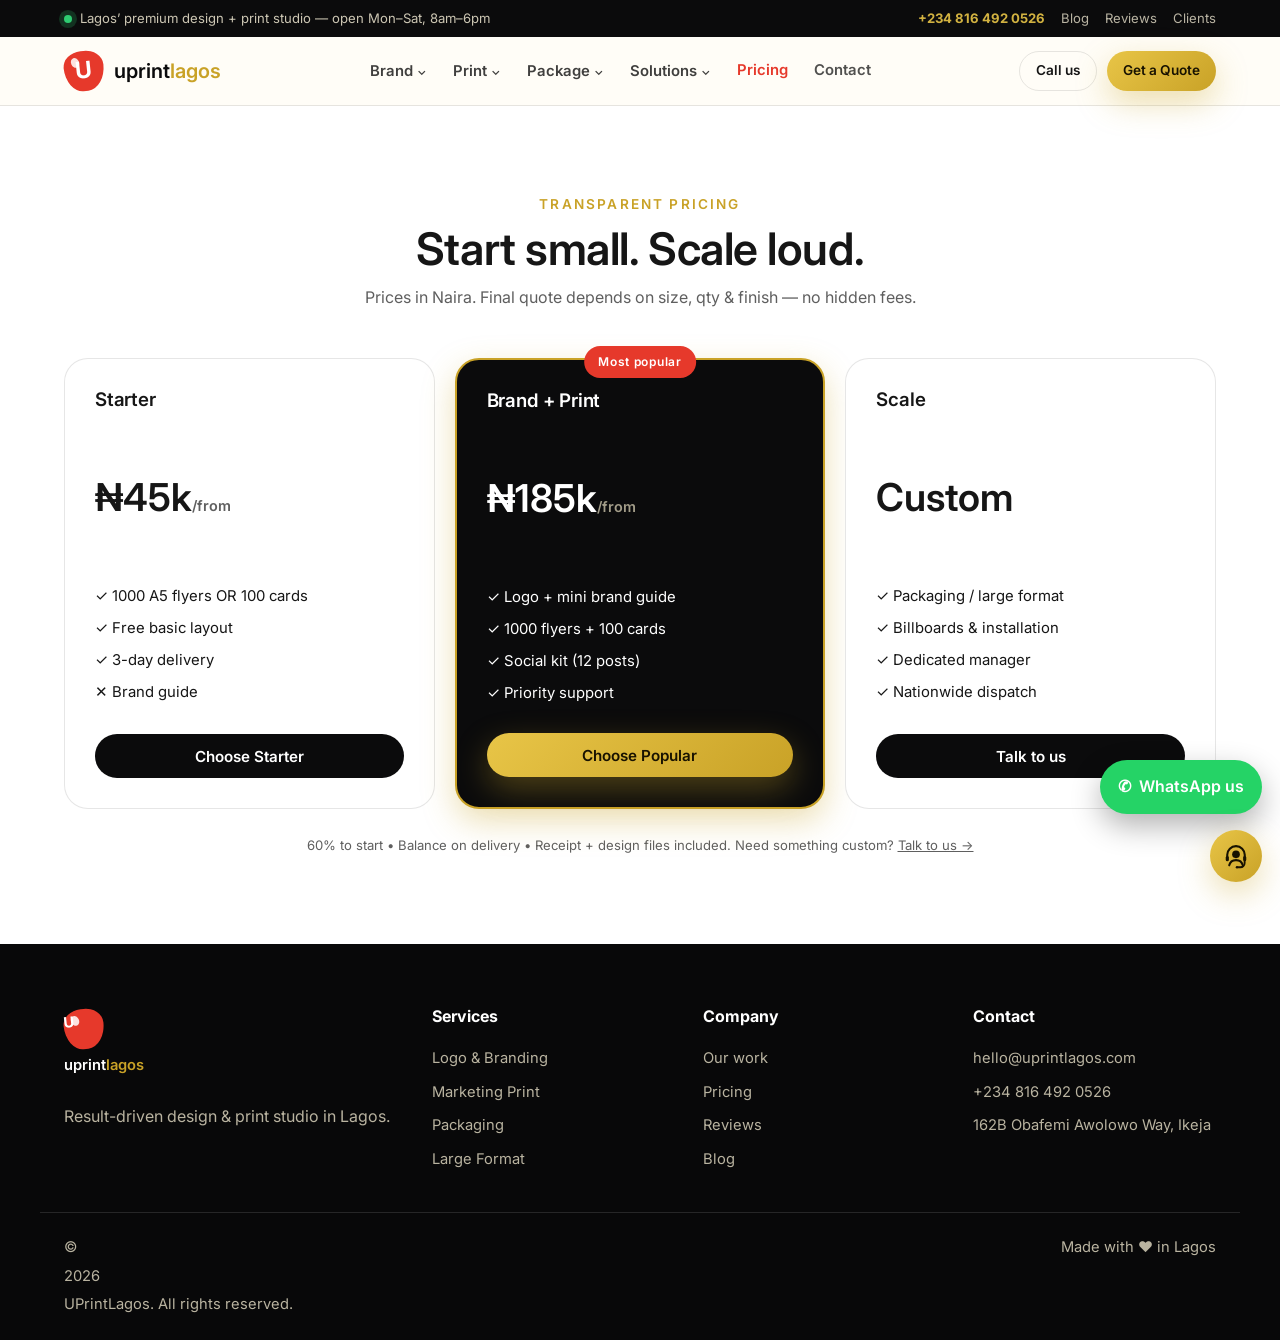
<file: uprintlagos/pricing.html>
<!DOCTYPE html>
<html lang="en-NG">
<head>
<meta charset="UTF-8" />
<meta name="viewport" content="width=device-width, initial-scale=1, viewport-fit=cover" />
<title>Pricing — UPrintLagos | Design & Print in Lagos</title>
<meta name="description" content="Transparent UPrintLagos pricing in Naira. Starter, Brand + Print and Scale packages. No hidden fees." />
<link rel="canonical" href="https://uprintlagos.com/pricing.html" />
<meta name="theme-color" content="#0B0B0C" />
<link rel="icon" href="data:image/svg+xml,%3Csvg xmlns='http://www.w3.org/2000/svg' viewBox='0 0 64 64'%3E%3Crect width='64' height='64' rx='14' fill='%23000'/%3E%3Cpath d='M32 7C46 7 57 17 57 33 57 49 45 57 32 57 19 57 7 49 7 33 7 17 18 7 32 7Z' fill='%23E6392B'/%3E%3Ctext x='32' y='45' font-family='Arial,Helvetica,sans-serif' font-size='34' font-weight='700' text-anchor='middle' fill='%23fff'%3EU%3C/text%3E%3C/svg%3E" />
<link rel="preconnect" href="https://fonts.googleapis.com" />
<link rel="preconnect" href="https://fonts.gstatic.com" crossorigin />
<link href="https://fonts.googleapis.com/css2?family=Inter:wght@400;500;600;700&display=swap" rel="stylesheet" />
<link rel="stylesheet" href="css/style.css" />
</head>
<body>
<a class="skip-link" href="#main">Skip to content</a>

<div class="topbar">
  <div class="container topbar__inner">
    <p class="topbar__msg"><span class="dot"></span> Lagos’ premium design + print studio — open Mon–Sat, 8am–6pm</p>
    <div class="topbar__links">
      <a href="tel:+2348164920526">+234 816 492 0526</a>
      <a href="index.html#blog">Blog</a>
      <a href="index.html#testimonials">Reviews</a>
      <a href="index.html#works">Clients</a>
    </div>
  </div>
</div>

<header class="header" id="header">
  <div class="container header__inner">
    <a href="index.html" class="brand" aria-label="UPrintLagos home">
      <span class="brand__mark">U</span>
      <span class="brand__text">uprint<em>lagos</em></span>
    </a>
    <nav class="nav" id="nav" aria-label="Primary">
      <div class="nav__item">
        <button class="nav__link nav__parent" aria-expanded="false" aria-haspopup="true">Brand <span class="caret">⌄</span></button>
        <div class="drop" role="menu">
          <a href="index.html#services" role="menuitem">Logo &amp; Identity</a>
          <a href="index.html#services" role="menuitem">Corporate Branding</a>
          <a href="index.html#services" role="menuitem">Print Logo Design</a>
          <a href="index.html#services" role="menuitem">Promotional Gifts</a>
        </div>
      </div>
      <div class="nav__item">
        <button class="nav__link nav__parent" aria-expanded="false" aria-haspopup="true">Print <span class="caret">⌄</span></button>
        <div class="drop" role="menu">
          <a href="index.html#services" role="menuitem">Flyers &amp; Cards</a>
          <a href="index.html#services" role="menuitem">Frames &amp; Wall Arts</a>
          <a href="index.html#services" role="menuitem">Large Format</a>
          <a href="index.html#services" role="menuitem">Smart Gadgets</a>
        </div>
      </div>
      <div class="nav__item">
        <button class="nav__link nav__parent" aria-expanded="false" aria-haspopup="true">Package <span class="caret">⌄</span></button>
        <div class="drop" role="menu">
          <a href="index.html#services" role="menuitem">Pouches</a>
          <a href="index.html#services" role="menuitem">Boxes</a>
          <a href="index.html#services" role="menuitem">Labels &amp; Stickers</a>
        </div>
      </div>
      <div class="nav__item">
        <button class="nav__link nav__parent" aria-expanded="false" aria-haspopup="true">Solutions <span class="caret">⌄</span></button>
        <div class="drop" role="menu">
          <a href="index.html#services" role="menuitem">Express 48-hr</a>
          <a href="index.html#services" role="menuitem">Website Design</a>
          <a href="index.html#services" role="menuitem">Marketing Solutions</a>
        </div>
      </div>
      <a href="pricing.html" class="nav__link is-active" aria-current="page">Pricing</a>
      <a href="index.html#contact" class="nav__link">Contact</a>
    </nav>
    <div class="header__actions">
      <a href="tel:+2348164920526" class="btn btn--ghost btn--sm hide-mobile">Call us</a>
      <button class="btn btn--gold btn--sm" data-open-quote>Get a Quote</button>
      <button class="hamburger" id="hamburger" aria-label="Open menu" aria-expanded="false" aria-controls="nav">
        <span></span><span></span><span></span>
      </button>
    </div>
  </div>
  <div class="mobile-menu" id="mobileMenu">
    <a href="index.html#services">Brand</a><a href="index.html#services">Print</a><a href="index.html#services">Package</a><a href="index.html#services">Solutions</a><a href="pricing.html">Pricing</a><a href="index.html#contact">Contact</a>
    <button class="btn btn--gold" data-open-quote>Get a Quote</button>
  </div>
</header>

<main id="main">
<section class="section" id="pricing">
  <div class="container">
    <div class="section-head reveal in"><span class="kicker">Transparent pricing</span><h2>Start small. Scale loud.</h2><p>Prices in Naira. Final quote depends on size, qty &amp; finish — no hidden fees.</p></div>
    <div class="grid-3">
      <article class="price reveal in"><h3>Starter</h3><p class="price__amount">₦45k<span>/from</span></p><ul><li>✓ 1000 A5 flyers OR 100 cards</li><li>✓ Free basic layout</li><li>✓ 3-day delivery</li><li>✕ Brand guide</li></ul><button class="btn btn--dark" data-open-quote data-plan="Starter">Choose Starter</button></article>
      <article class="price price--featured reveal in"><span class="price__tag">Most popular</span><h3>Brand + Print</h3><p class="price__amount">₦185k<span>/from</span></p><ul><li>✓ Logo + mini brand guide</li><li>✓ 1000 flyers + 100 cards</li><li>✓ Social kit (12 posts)</li><li>✓ Priority support</li></ul><button class="btn btn--gold" data-open-quote data-plan="Brand + Print">Choose Popular</button></article>
      <article class="price reveal in"><h3>Scale</h3><p class="price__amount">Custom</p><ul><li>✓ Packaging / large format</li><li>✓ Billboards &amp; installation</li><li>✓ Dedicated manager</li><li>✓ Nationwide dispatch</li></ul><button class="btn btn--dark" data-open-quote data-plan="Scale">Talk to us</button></article>
    </div>
    <p class="form-note" style="text-align:center;margin-top:26px">60% to start • Balance on delivery • Receipt + design files included. Need something custom? <a href="index.html#contact">Talk to us →</a></p>
  </div>
</section>
</main>

<footer class="footer">
  <div class="container footer__grid">
    <div><a href="index.html" class="brand brand--footer"><span class="brand__mark">U</span><span class="brand__text">uprint<em>lagos</em></span></a><p>Result-driven design &amp; print studio in Lagos.</p></div>
    <div><h4>Services</h4><a href="index.html#services">Logo &amp; Branding</a><a href="index.html#services">Marketing Print</a><a href="index.html#services">Packaging</a><a href="index.html#services">Large Format</a></div>
    <div><h4>Company</h4><a href="index.html#works">Our work</a><a href="pricing.html">Pricing</a><a href="index.html#testimonials">Reviews</a><a href="index.html#blog">Blog</a></div>
    <div><h4>Contact</h4><a href="mailto:hello@uprintlagos.com">hello@uprintlagos.com</a><a href="tel:+2348164920526">+234 816 492 0526</a><span>162B Obafemi Awolowo Way, Ikeja</span></div>
  </div>
  <div class="container footer__bar"><span>© <span id="year">2026</span> UPrintLagos. All rights reserved.</span><span>Made with ♥ in Lagos</span></div>
</footer>

<div class="modal" id="quoteModal" aria-hidden="true" role="dialog" aria-modal="true" aria-labelledby="qmTitle">
  <div class="modal__card">
    <button class="modal__close" id="qmClose" aria-label="Close">✕</button>
    <span class="kicker">Express quote — 60 seconds</span>
    <h3 id="qmTitle">What do you need?</h3>
    <div class="qm-steps"><span class="qm-step is-active" data-s="1"></span><span class="qm-step" data-s="2"></span><span class="qm-step" data-s="3"></span></div>
    <div class="qm-pane is-active" data-pane="1">
      <div class="qm-opts">
        <button data-val="Logo & Branding">◈<span>Branding</span></button>
        <button data-val="Marketing Print">▣<span>Flyers/Cards</span></button>
        <button data-val="Packaging">⬣<span>Packaging</span></button>
        <button data-val="Large Format">⬔<span>Banner</span></button>
      </div>
    </div>
    <div class="qm-pane" data-pane="2">
      <div class="qm-opts">
        <button data-val="48hrs express">⚡<span>48hrs</span></button>
        <button data-val="3-5 days standard">◷<span>3–5 days</span></button>
        <button data-val="Flexible">◉<span>Flexible</span></button>
      </div>
    </div>
    <div class="qm-pane" data-pane="3">
      <input id="qmPhone" inputmode="tel" placeholder="Your WhatsApp number (0803…)" aria-label="WhatsApp number" />
      <button class="btn btn--gold btn--lg" id="qmDone">Get price on WhatsApp →</button>
      <p class="form-note" id="qmSummary"></p>
    </div>
    <div class="qm-nav"><button class="btn btn--ghost btn--sm" id="qmBack">← Back</button><button class="btn btn--dark btn--sm" id="qmNext">Continue →</button></div>
  </div>
</div>

<!-- AI autoresponder -->
<button class="chat-fab" id="chatFab" aria-label="Chat with UPrint AI"><svg viewBox="0 0 24 24" fill="none" aria-hidden="true"><path d="M4.5 13V11a7.5 7.5 0 0 1 15 0v2" stroke="currentColor" stroke-width="1.8" stroke-linecap="round"/><rect x="3.2" y="12" width="2.7" height="4.6" rx="1.35" fill="currentColor"/><rect x="18.1" y="12" width="2.7" height="4.6" rx="1.35" fill="currentColor"/><circle cx="12" cy="10.6" r="3.3" fill="currentColor"/><path d="M6.2 20c.7-3 2.9-4.5 5.8-4.5s5.1 1.5 5.8 4.5" stroke="currentColor" stroke-width="1.8" stroke-linecap="round"/><path d="M19.4 16.6V18a3.6 3.6 0 0 1-3.6 3.6H14" stroke="currentColor" stroke-width="1.6" stroke-linecap="round"/><circle cx="12.9" cy="21.6" r="1.1" fill="currentColor"/></svg></button>
<div class="chat" id="chat" aria-hidden="true" role="dialog" aria-label="UPrint AI assistant">
  <div class="chat__head"><span class="chat__avatar"><svg viewBox="0 0 24 24" fill="none" aria-hidden="true"><path d="M4.5 13V11a7.5 7.5 0 0 1 15 0v2" stroke="currentColor" stroke-width="1.8" stroke-linecap="round"/><rect x="3.2" y="12" width="2.7" height="4.6" rx="1.35" fill="currentColor"/><rect x="18.1" y="12" width="2.7" height="4.6" rx="1.35" fill="currentColor"/><circle cx="12" cy="10.6" r="3.3" fill="currentColor"/><path d="M6.2 20c.7-3 2.9-4.5 5.8-4.5s5.1 1.5 5.8 4.5" stroke="currentColor" stroke-width="1.8" stroke-linecap="round"/><path d="M19.4 16.6V18a3.6 3.6 0 0 1-3.6 3.6H14" stroke="currentColor" stroke-width="1.6" stroke-linecap="round"/><circle cx="12.9" cy="21.6" r="1.1" fill="currentColor"/></svg></span><div class="chat__who"><b>UPrint AI</b><span><i class="online"></i>online — replies instantly</span></div><button id="chatClose" aria-label="Close chat">✕</button></div>
  <div class="chat__msgs" id="chatMsgs" aria-live="polite"></div>
  <div class="chat__chips" id="chatChips">
    <button type="button">💰 Pricing</button><button type="button">🖨 Services</button><button type="button">⏱ Delivery time</button><button type="button">👤 Talk to human</button>
  </div>
  <form class="chat__form" id="chatForm"><input id="chatInput" placeholder="Ask about design, print, prices…" aria-label="Your message" autocomplete="off" maxlength="500" /><button type="submit" aria-label="Send">➤</button></form>
</div>

<a class="wa-float" href="https://wa.me/2348164920526?text=Hello%20UPrintLagos!%20I%20need%20a%20quote." target="_blank" rel="noopener" aria-label="Chat on WhatsApp">✆<span>WhatsApp us</span></a>
<button class="to-top" id="toTop" aria-label="Back to top">↑</button>
<div class="toast" id="toast" role="status" aria-live="polite"></div>

<script src="js/main.js" defer></script>
</body>
</html>
</file>
<file: uprintlagos/css/style.css>
/* UPrintLagos — Apple-grade design system
   Colours: black #0B0B0C, gold #C9A227 / light #E8C547, yellow #FFC400, red #E6392B
*/
:root{
  --black:#0B0B0C; --black2:#141416; --black3:#1E1E21;
  --gold:#C9A227; --gold-l:#E8C547; --yellow:#FFC400; --red:#E6392B;
  --paper:#FFFFFF; --tint:#F5F5F5; --ink:#161616; --muted:#5F5F5F;
  --line:rgba(11,11,12,.1); --line-d:rgba(255,255,255,.12);
  --r:16px; --r-lg:24px;
  --shadow:0 10px 30px rgba(11,11,12,.1);
  --shadow-gold:0 12px 32px rgba(201,162,39,.35);
  --font:'Inter',-apple-system,BlinkMacSystemFont,'Segoe UI',Roboto,sans-serif;
  --disp:'Inter',-apple-system,BlinkMacSystemFont,'Segoe UI',Roboto,sans-serif;
  --max:1200px;
}
*{box-sizing:border-box}html{scroll-behavior:smooth}
body{margin:0;font-family:var(--font);color:var(--ink);background:var(--paper);line-height:1.6;-webkit-font-smoothing:antialiased;font-weight:400;overflow-x:clip;-webkit-text-size-adjust:100%}
h1,h2,h3{font-family:var(--disp);line-height:1.15;letter-spacing:-.01em;margin:0 0 .5rem;font-weight:600}
h1{font-size:clamp(2.6rem,6vw,4.6rem);font-weight:600}
h2{font-size:clamp(1.7rem,3.5vw,2.6rem);font-weight:600}
img{max-width:100%}a{color:inherit}
.container{max-width:var(--max);margin:0 auto;padding:0 24px}
.narrow{max-width:760px}
.skip-link{position:absolute;left:-999px;background:var(--black);color:#fff;padding:10px 16px;border-radius:8px;z-index:200}
.skip-link:focus{left:12px;top:12px}
.gold-text{background:linear-gradient(92deg,var(--gold-l),var(--yellow));-webkit-background-clip:text;background-clip:text;color:transparent}

/* Buttons */
.btn{font:600 .95rem/1 var(--font);border:0;border-radius:999px;padding:.8rem 1.4rem;cursor:pointer;display:inline-flex;align-items:center;justify-content:center;gap:.4rem;min-height:44px;transition:transform .18s ease,box-shadow .18s ease,background .18s ease;text-decoration:none}
.btn:active{transform:scale(.97)}
.btn--gold{background:linear-gradient(135deg,var(--gold-l),var(--gold));color:#181200;box-shadow:var(--shadow-gold)}
.btn--gold:hover{transform:translateY(-2px)}
.btn--dark{background:var(--black);color:#fff}
.btn--ghost{background:transparent;border:1.5px solid var(--line);color:var(--ink)}
.btn--outline{background:rgba(255,255,255,.08);border:1.5px solid rgba(255,255,255,.3);color:#fff;backdrop-filter:blur(8px)}
.btn--sm{padding:.6rem 1rem;font-size:.85rem;min-height:40px}
.btn--lg{padding:1rem 1.8rem;font-size:1.02rem}

/* Topbar */
.topbar{background:var(--black);color:#CDC7B4;font-size:.82rem}
.topbar__inner{display:flex;justify-content:space-between;align-items:center;gap:12px;padding:8px 24px}
.topbar__msg{margin:0;display:flex;align-items:center;gap:8px}
.dot{width:8px;height:8px;border-radius:50%;background:#2ecc71;box-shadow:0 0 0 5px rgba(46,204,113,.2);display:inline-block}
.topbar__links{display:flex;gap:16px}.topbar__links a{text-decoration:none;opacity:.9}.topbar__links a:first-child{color:var(--gold-l);font-weight:700}

/* Header — iOS frosted */
.header{position:sticky;top:0;z-index:100;background:rgba(255,253,246,.82);backdrop-filter:saturate(180%) blur(20px);-webkit-backdrop-filter:saturate(180%) blur(20px);border-bottom:1px solid var(--line)}
.header.scrolled{box-shadow:0 6px 24px rgba(0,0,0,.08)}
.header__inner{display:flex;align-items:center;justify-content:space-between;height:68px;gap:16px}
.brand{display:flex;align-items:center;gap:10px;text-decoration:none;font-family:var(--disp);font-weight:600;font-size:1.25rem;color:var(--black)}
.brand__mark{width:40px;height:40px;border-radius:46% 46% 44% 44% / 38% 38% 62% 62%;background:#E6392B;color:#fff;display:grid;place-items:center;font-size:1.45rem;font-weight:700;position:relative;transform:rotate(-6deg);line-height:1}
.brand__mark::after{content:'';position:absolute;left:20%;top:16%;width:20%;height:26%;background:#fff;border-radius:50%;opacity:.85;transform:rotate(-18deg)}
.brand__text em{font-style:normal;color:var(--gold)}
.nav{display:flex;gap:6px;align-items:center}.nav__link{text-decoration:none;font-weight:600;font-size:.93rem;opacity:.75;background:none;border:0;cursor:pointer;font-family:var(--font);padding:12px 10px;min-height:44px;display:inline-flex;align-items:center;gap:4px}.nav__link:hover{opacity:1;color:var(--gold)}
.nav__link.is-active{opacity:1;color:var(--red)}
.nav__item{position:relative}
.nav__parent .caret{font-size:.75rem}
.drop{position:absolute;top:100%;left:50%;transform:translateX(-50%) translateY(8px);min-width:230px;background:#fff;border:1px solid #ECECEC;border-radius:14px;box-shadow:0 18px 44px rgba(0,0,0,.12);padding:8px;opacity:0;visibility:hidden;transition:.2s ease;z-index:120}
.nav__item:hover .drop,.nav__item:focus-within .drop,.nav__item.open .drop{opacity:1;visibility:visible;transform:translateX(-50%) translateY(0)}
.drop a{display:block;text-align:center;text-decoration:none;font-weight:500;font-size:.92rem;color:#1c1c1c;padding:13px 10px;border-bottom:1px solid #F0F0F0}
.drop a:last-child{border-bottom:0}
.drop a:hover{color:var(--red);background:#FAFAFA}
.header__actions{display:flex;align-items:center;gap:10px}
.hamburger{display:none;flex-direction:column;gap:5px;background:none;border:0;padding:10px;cursor:pointer}
.hamburger span{width:24px;height:2.5px;background:var(--black);border-radius:2px;transition:.25s}
.mobile-menu{display:none;flex-direction:column;gap:4px;padding:8px 24px 20px;background:var(--paper);border-bottom:1px solid var(--line)}
.mobile-menu.open{display:flex}.mobile-menu a{text-decoration:none;font-weight:700;padding:12px 4px;border-bottom:1px solid var(--line)}
.mobile-menu .btn{margin-top:12px}

/* Hero — BOLD type hero, plain black, no container */
.hero--bold{background:#000;padding:0}
.bold-hero{background:transparent;color:#fff;border-radius:0;overflow:hidden;position:relative;border:0}
.bold-hero__stage{text-align:center;padding:clamp(48px,8vw,96px) 20px 30px;position:relative;overflow:hidden;background:#000}
.bold-type{margin:0;display:flex;justify-content:center;align-items:flex-end;gap:.06em;font-size:clamp(4.2rem,14vw,11.5rem);line-height:.9;letter-spacing:-.02em;font-weight:700}
.bt{display:inline-block;position:relative;transition:transform .25s ease;border:0;box-shadow:none;text-shadow:none}
.bt:hover{transform:translateY(-8px) rotate(-2deg)}
.bt-u{background:#E6392B;color:#fff;border:0;border-radius:46% 46% 44% 44% / 38% 38% 62% 62%;padding:.02em .14em .08em;transform:rotate(-6deg);box-shadow:none}
.bt-u::after{content:'';position:absolute;left:18%;top:14%;width:22%;height:28%;background:#fff;border-radius:50%;opacity:.9;transform:rotate(-18deg)}
.bt-p{background:#C9A227;color:#111;padding:0 .12em;border-radius:18px;transform:translateY(-6px)}
.bt-r{background:#FFC400;color:#111;padding:0 .1em;border-radius:26px 26px 26px 10px;transform:rotate(3deg)}
.bt-i{background:#FFFFFF;color:#111;padding:0 .14em;border-radius:16px;transform:translateY(4px) rotate(-2deg)}
.bt-n{background:#E8C547;color:#111;border:0;border-radius:50%;width:1.22em;height:1.22em;display:inline-grid;place-items:center;font-size:.82em;transform:translateY(-4px) rotate(2deg);box-shadow:none}
.bt-n-face{position:absolute;top:30%;left:50%;transform:translateX(-50%);display:flex;gap:6px;align-items:center}
.bt-n-face .eye{width:.14em;height:.16em;background:#111;border:0;border-radius:50%;display:block;position:relative}
.bt-n-face .eye::after{content:none}
.bt-n-face .mouth{position:absolute;top:.32em;left:50%;transform:translateX(-50%);width:.52em;height:.26em;background:#5B1A45;border:0;border-radius:0 0 1em 1em;overflow:hidden;display:block}
.bt-n-face .teeth{position:absolute;top:0;left:0;right:0;height:.12em;background:#fff;display:block}
.bt-t{background:#FFC400;color:#111;border:0;border-radius:40% 60% 55% 45% / 30% 30% 70% 70%;padding:0 .14em;transform:rotate(5deg);box-shadow:none}
.bold-sub{font-size:clamp(3rem,9vw,7.2rem);font-weight:600;letter-spacing:-.04em;line-height:.95;color:#fff;margin:-.08em 0 .2em;transform:rotate(-1deg)}
.bold-tag{color:#B9B3A0;font-size:clamp(.9rem,1.8vw,1.05rem);margin:0 auto;max-width:56ch}
.bold-ticker{border-top:1px solid rgba(255,255,255,.14);padding:14px 18px;background:#000}
.bold-ticker .marquee__track{color:#fff;gap:28px;align-items:center;font-size:.95rem;letter-spacing:.02em;text-transform:lowercase}
.bold-ticker .marquee__track span{color:var(--gold-l)}
.bold-ticker .alt{font-weight:400;opacity:.7}
.marquee{overflow:hidden;flex:1;mask-image:linear-gradient(90deg,transparent,#000 8%,#000 92%,transparent)}
.marquee__track{display:flex;gap:36px;width:max-content;animation:scroll 22s linear infinite;font-family:var(--disp);font-weight:600;letter-spacing:.08em;color:#D9D2B8}
@keyframes scroll{to{transform:translateX(-50%)}}

/* Sections - bold centered titles, no pills */
.section{padding:88px 0}.section--dark{background:var(--black);color:#fff}.section--tint{background:var(--tint)}
.section-head{max-width:760px;margin:0 auto 48px;text-align:center}.section-head h2{margin:.3rem 0 .6rem;font-size:clamp(1.9rem,4vw,2.8rem)}.section-head p{color:var(--muted);margin:0}
.section--dark .section-head p{color:#A39D89}
.section-head--split{display:block;max-width:760px;margin:0 auto 40px;text-align:center}
.section-head--split .filters{justify-content:center;margin-top:20px}
.kicker{display:block;font-size:.85rem;font-weight:600;letter-spacing:.16em;text-transform:uppercase;color:var(--gold);background:none;border:0;padding:0;border-radius:0;margin-bottom:8px}
.kicker--gold{color:var(--gold-l);border:0}
.grid-3{display:grid;grid-template-columns:repeat(3,1fr);gap:20px}
#services{background:#fff}
.card{background:#fff;border:1px solid var(--line);border-radius:var(--r-lg);padding:28px;transition:.22s}
.card--img{padding:0;overflow:hidden}
.card__img{height:200px;overflow:hidden;background:#eee}
.card__img img{width:100%;height:100%;object-fit:cover;display:block;transition:transform .4s ease}
.card--img:hover .card__img img{transform:scale(1.05)}
.card__body{padding:24px 26px 28px}
.card:hover{transform:translateY(-4px);box-shadow:var(--shadow);border-color:rgba(201,162,39,.5)}
.card.accent{background:var(--black);color:#fff;border-color:var(--black)}
.card.accent p{color:#B9B3A0}
.card__icon{width:48px;height:48px;border-radius:14px;display:grid;place-items:center;font-size:1.4rem;background:linear-gradient(135deg,var(--gold-l),var(--yellow));margin-bottom:14px}
.card h3{font-size:1.15rem}.card p{color:var(--muted);font-size:.95rem}
.card ul{margin:12px 0 16px;padding:0;list-style:none;font-size:.88rem;font-weight:600}
.card ul li{padding:4px 0}
.card__link{font-weight:600;color:var(--gold);text-decoration:none}
.card.accent .card__link{color:var(--yellow)}

/* Works */
.filters{display:flex;gap:8px;flex-wrap:wrap}
.filter{border:1px solid var(--line-d);background:transparent;color:#fff;border-radius:999px;padding:10px 18px;font-weight:700;cursor:pointer;min-height:44px}
.filter.is-active{background:var(--yellow);color:#181200;border-color:var(--yellow)}
.work-grid{display:grid;grid-template-columns:repeat(3,1fr);gap:20px}
.work{background:#151517;border:1px solid var(--line-d);border-radius:var(--r-lg);overflow:hidden;transition:.25s;text-decoration:none;color:inherit;display:block}
.work:hover{transform:translateY(-4px);box-shadow:0 18px 44px rgba(0,0,0,.5)}
.work.hide{display:none}
.work__thumb{height:220px;overflow:hidden;background:#0c0c0e}
.work__thumb img{width:100%;height:100%;object-fit:cover;display:block;transition:transform .4s ease}
.work:hover .work__thumb img{transform:scale(1.05)}
.work__thumb--pin{display:grid;place-items:center;background:#0c0c0e;font-family:var(--disp);font-weight:600;font-size:3rem;color:var(--gold-l)}
.head-ctas{display:flex;gap:8px;flex-wrap:wrap;justify-content:center;margin-top:20px}
.work__body{padding:18px 20px}.work__body h3{font-size:1.02rem}.work__body p{margin:0;color:#A39D89;font-size:.88rem}.work__body b{color:var(--gold-l)}

/* Process — illustrative like ref */
.section--white{background:#fff}
.process-wrap{display:flex;align-items:stretch;justify-content:center;gap:18px}
.step-card{flex:1;background:#fff;border:1px solid #E9E9E9;border-radius:18px;padding:34px 26px;text-align:center;box-shadow:0 4px 18px rgba(0,0,0,.04)}
.step-card__icon{width:110px;height:110px;margin:0 auto 18px;border-radius:50%;background:#F6ECF3;display:grid;place-items:center}
.step-card__icon svg{width:56px;height:56px}
.step-card__label{font-size:.8rem;font-weight:600;letter-spacing:.12em;color:#8A8A8A}
.step-card h3{font-size:1.15rem;margin:.3rem 0 .5rem;color:#111}
.step-card p{margin:0;color:var(--muted);font-size:.92rem}
.step-arrow{align-self:center;font-size:1.8rem;color:#111;opacity:.8}

/* Stats band — plain black, no stroke */
.stats--plain{background:#000;color:#fff;border:0;overflow:hidden}
.stats__marquee{overflow:hidden;padding:26px 0}
.stats__track{display:flex;gap:0;width:max-content;animation:slideRight 26s linear infinite}
@keyframes slideRight{from{transform:translateX(-50%)}to{transform:translateX(0)}}
.stat{min-width:270px;text-align:center;padding:0 20px}
.stat b{display:flex;justify-content:center;align-items:baseline;gap:2px;font-size:1rem;color:#fff;margin:0}
.stat b .count,.stat b small{font-size:1rem;font-weight:600;color:#fff}
.stat b em{font-style:normal;font-size:1.9rem;font-weight:600;color:var(--gold-l);line-height:1}
.stat span{display:block;margin-top:6px;color:#CFC9B6;font-size:.92rem}

/* Pricing */
.price{background:#fff;border:1px solid var(--line);border-radius:var(--r-lg);padding:30px;position:relative;display:flex;flex-direction:column;gap:10px}
.price--featured{background:var(--black);color:#fff;border:2px solid var(--gold);box-shadow:var(--shadow-gold)}
.price__tag{position:absolute;top:-14px;left:50%;transform:translateX(-50%);background:var(--red);color:#fff;font-size:.75rem;font-weight:600;padding:6px 14px;border-radius:999px;letter-spacing:.06em}
.price__amount{font-family:var(--disp);font-size:2.4rem;font-weight:600}.price__amount span{font-size:.9rem;color:var(--muted);font-family:var(--font)}
.price--featured .price__amount span{color:#A39D89}
.price ul{list-style:none;margin:8px 0 18px;padding:0;display:grid;gap:8px;font-size:.93rem}
.price .btn{margin-top:auto}

/* Slider */
.slider{background:#151517;border:1px solid var(--line-d);border-radius:var(--r-lg);padding:32px;overflow:hidden}
.slider__track{display:flex;transition:transform .45s cubic-bezier(.2,.8,.2,1)}
.slide{min-width:100%;padding:6px 8px}
.slide blockquote{font-size:clamp(1.1rem,2.4vw,1.5rem);font-family:var(--disp);line-height:1.4;margin:0 0 16px}
.slide figcaption b{color:var(--gold-l)}.slide figcaption span{display:block;color:#A39D89;font-size:.88rem}
.slider__nav{display:flex;align-items:center;gap:14px;margin-top:18px}
.slider__nav button{width:44px;height:44px;border-radius:50%;border:1px solid var(--line-d);background:transparent;color:#fff;font-size:1.4rem;cursor:pointer}
.dots{display:flex;gap:8px}.dots i{width:8px;height:8px;border-radius:99px;background:#3a3a3e;cursor:pointer;transition:.2s}.dots i.on{width:26px;background:var(--yellow)}

/* Blog */
.post{background:#fff;border:1px solid var(--line);border-radius:var(--r-lg);overflow:hidden;transition:.22s}
.post:hover{transform:translateY(-4px);box-shadow:var(--shadow)}
.post__img{height:190px;overflow:hidden;background:#eee}
.post__img img{width:100%;height:100%;object-fit:cover;display:block;transition:transform .4s ease}
.post:hover .post__img img{transform:scale(1.05)}
.post__body{padding:20px}.post__body span{font-size:.78rem;font-weight:700;color:var(--gold);text-transform:uppercase;letter-spacing:.06em}
.post__body h3{font-size:1.05rem;margin:.5rem 0}.post__body a{font-weight:600;color:var(--ink);text-decoration:none}

/* FAQ */
.faq details{background:#fff;border:1px solid var(--line);border-radius:14px;padding:18px 20px;margin-bottom:12px}
.faq summary{font-weight:600;cursor:pointer;list-style:none;font-size:1rem}
.faq summary::-webkit-details-marker{display:none}
.faq p{color:var(--muted);margin:.6rem 0 0}

/* Contact */
.contact-grid{display:grid;grid-template-columns:1fr 1.1fr;gap:40px;align-items:start}
.contact-list{list-style:none;padding:0;margin:20px 0;display:grid;gap:10px;color:#CFC9B6}
.contact-list a{color:var(--gold-l);font-weight:700}
.freebie-box{background:#151517;border:1px dashed rgba(232,197,71,.6);border-radius:var(--r);padding:18px;color:#EDE6CF}
.inline-form{display:flex;gap:8px;margin-top:12px}
.inline-form input{flex:1;border-radius:999px;border:1px solid var(--line-d);background:#0B0B0C;color:#fff;padding:12px 16px;min-height:44px}
.quote-form{background:#fff;color:var(--ink);border-radius:var(--r-lg);padding:28px;display:grid;gap:14px}
.quote-form .row{display:grid;grid-template-columns:1fr 1fr;gap:14px}
label{font-size:.82rem;font-weight:700;display:block;margin-bottom:6px}
input,select,textarea{width:100%;border:1.5px solid #E6E6E6;border-radius:12px;padding:12px 14px;font:500 .95rem var(--font);background:#fff;min-height:44px}
input:focus,select:focus,textarea:focus{outline:2px solid var(--gold);border-color:var(--gold)}
.form-note{font-size:.82rem;color:var(--muted);margin:0}

/* Footer */
.footer{background:#080809;color:#B9B3A0;padding:60px 0 0}
.footer__grid{display:grid;grid-template-columns:1.4fr 1fr 1fr 1fr;gap:28px}
.brand--footer{color:#fff}
.footer h4{color:#fff;margin:0 0 12px}.footer a,.footer span{display:block;text-decoration:none;padding:5px 0;font-size:.92rem}
.footer__bar{border-top:1px solid var(--line-d);margin-top:36px;padding:18px 24px;display:flex;justify-content:space-between;font-size:.82rem}
.socials{display:flex;gap:8px;margin-top:12px}.socials a{width:40px;height:40px;border-radius:50%;border:1px solid var(--line-d);display:grid;place-items:center;font-weight:600}

/* Modal */
.modal{position:fixed;inset:0;background:rgba(0,0,0,.6);backdrop-filter:blur(6px);display:none;place-items:center;padding:20px;z-index:200}
.modal.open{display:grid}
.modal__card{background:var(--paper);border-radius:24px;max-width:520px;width:100%;padding:30px;position:relative;animation:pop .28s ease}
@keyframes pop{from{transform:scale(.94) translateY(10px);opacity:0}}
.modal__close{position:absolute;top:14px;right:14px;border:0;background:#eee;width:36px;height:36px;border-radius:50%;cursor:pointer}
.qm-steps{display:flex;gap:8px;margin:12px 0 20px}.qm-step{flex:1;height:6px;border-radius:99px;background:#E5E0D0}.qm-step.is-active{background:var(--gold)}
.qm-pane{display:none}.qm-pane.is-active{display:block}
.qm-opts{display:grid;grid-template-columns:1fr 1fr;gap:10px}
.qm-opts button{border:1.5px solid #E5E0D0;background:#fff;border-radius:16px;padding:18px;font-size:1.4rem;font-weight:600;cursor:pointer;display:grid;gap:6px;min-height:88px}
.qm-opts button span{font-size:.85rem}
.qm-opts button.sel{border-color:var(--gold);background:#FFF6D6;box-shadow:var(--shadow-gold)}
.qm-nav{display:flex;justify-content:space-between;margin-top:20px}
#qmPhone{margin-bottom:12px}

/* Floats */
.wa-float{position:fixed;right:18px;bottom:86px;z-index:150;background:#25D366;color:#fff;text-decoration:none;font-weight:600;border-radius:999px;padding:14px 18px;display:flex;gap:8px;align-items:center;box-shadow:0 12px 30px rgba(0,0,0,.3);min-height:48px}
.to-top{position:fixed;left:18px;bottom:18px;width:48px;height:48px;border-radius:50%;border:0;background:var(--black);color:var(--gold-l);font-size:1.3rem;cursor:pointer;display:none;z-index:150}
.to-top.show{display:block}
.toast{position:fixed;left:50%;bottom:24px;transform:translateX(-50%) translateY(20px);background:var(--black);color:#fff;padding:14px 20px;border-radius:14px;border-left:5px solid var(--yellow);opacity:0;pointer-events:none;transition:.3s;z-index:300;max-width:90vw}
.toast.show{opacity:1;transform:translateX(-50%) translateY(0)}

/* Reveal */
.reveal{opacity:0;transform:translateY(18px);transition:.6s ease}
.reveal.in{opacity:1;transform:none}
@media (prefers-reduced-motion:reduce){*{animation:none!important;transition:none!important}.reveal{opacity:1;transform:none}}

/* Responsive — iOS first */
.hide-mobile{display:inline-flex}
@media(max-width:960px){
  .contact-grid{grid-template-columns:1fr}
  .grid-3,.work-grid{grid-template-columns:1fr 1fr}
  .process-wrap{flex-direction:column}.step-arrow{transform:rotate(90deg)}
  .footer__grid{grid-template-columns:1fr 1fr}
  .nav{display:none}.hamburger{display:flex}.hide-mobile{display:none}
}
@media(max-width:600px){
  .container{padding:0 16px}
  .grid-3,.work-grid,.quote-form .row{grid-template-columns:1fr}
  .section{padding:56px 0}
  .topbar__inner{padding:8px 16px}
  .topbar__msg{white-space:nowrap;overflow:hidden;text-overflow:ellipsis;font-size:.75rem}
  .topbar__links a:not(:first-child){display:none}
  .brand{font-size:1.05rem}
  .header__inner{gap:8px}
  .header__actions{gap:6px}
  .header__actions .btn{padding:.55rem .85rem;font-size:.8rem}
  .footer__grid{grid-template-columns:1fr}
  .footer__bar{flex-wrap:wrap;gap:6px}
  .bold-hero__stage{padding:40px 12px 24px}
  .bold-type{flex-wrap:wrap;font-size:clamp(2.6rem,15.5vw,4rem);gap:.1em;line-height:1}
  .bold-sub{font-size:clamp(2.4rem,11vw,3.4rem)}
  .slider{padding:20px}
  .inline-form{flex-wrap:wrap}.inline-form .btn{width:100%}
  .stat{min-width:220px}
  .modal__card{padding:24px 20px}
  .filters{justify-content:center}
}
@media(max-width:380px){
  .bold-type{font-size:clamp(2.2rem,16vw,3rem)}
  .topbar__msg{display:none}
  .topbar__inner{justify-content:center}
}

/* AI autoresponder chat */
.chat-fab{position:fixed;right:18px;bottom:18px;z-index:160;width:52px;height:52px;border-radius:50%;border:0;cursor:pointer;background:linear-gradient(135deg,var(--gold-l),var(--gold));color:#181200;font-size:1.4rem;box-shadow:var(--shadow-gold);display:grid;place-items:center}
.chat-fab svg{width:28px;height:28px}
.chat__avatar svg{width:22px;height:22px}
.chat{position:fixed;right:18px;bottom:82px;z-index:160;width:min(360px,calc(100vw - 36px));height:min(500px,62vh);background:#fff;border-radius:20px;box-shadow:0 24px 70px rgba(0,0,0,.35);display:none;flex-direction:column;overflow:hidden;border:1px solid #ECECEC}
.chat.open{display:flex}
.chat__head{background:var(--black);color:#fff;padding:14px 16px;display:flex;align-items:center;gap:10px}
.chat__avatar{width:36px;height:36px;border-radius:46% 46% 44% 44%/38% 38% 62% 62%;background:var(--red);display:grid;place-items:center;font-weight:700;transform:rotate(-6deg)}
.chat__who{flex:1}.chat__who b{display:block;font-size:.95rem}.chat__who span{font-size:.75rem;color:#B9B3A0;display:flex;align-items:center;gap:5px}
.online{width:8px;height:8px;border-radius:50%;background:#2ecc71;display:inline-block}
.chat__head button{background:none;border:0;color:#fff;font-size:1rem;cursor:pointer;padding:8px}
.chat__msgs{flex:1;overflow-y:auto;padding:14px;display:flex;flex-direction:column;gap:10px;background:#FAFAF8}
.msg{max-width:82%;padding:10px 14px;border-radius:16px;font-size:.88rem;line-height:1.5}
.msg--bot{background:#fff;border:1px solid #ECECEC;border-bottom-left-radius:4px;align-self:flex-start}
.msg--user{background:var(--black);color:#fff;border-bottom-right-radius:4px;align-self:flex-end}
.msg--typing{display:flex;gap:5px;padding:14px 16px}
.msg--typing i{width:7px;height:7px;border-radius:50%;background:#999;animation:blink 1s infinite}
.msg--typing i:nth-child(2){animation-delay:.2s}.msg--typing i:nth-child(3){animation-delay:.4s}
@keyframes blink{0%,100%{opacity:.3}50%{opacity:1}}
.chat__chips{display:flex;gap:6px;padding:10px 12px;overflow-x:auto;border-top:1px solid #F0F0F0;background:#fff}
.chat__chips button{white-space:nowrap;border:1.5px solid #E6E6E6;background:#fff;border-radius:999px;padding:8px 12px;font-size:.78rem;font-weight:600;cursor:pointer;font-family:var(--font)}
.chat__chips button:hover{border-color:var(--gold)}
.chat__form{display:flex;gap:8px;padding:10px 12px;border-top:1px solid #F0F0F0;background:#fff}
.chat__form input{flex:1;border:1.5px solid #E6E6E6;border-radius:999px;padding:10px 14px;font-size:.88rem;min-height:42px}
.chat__form button{width:42px;height:42px;border-radius:50%;border:0;background:var(--black);color:var(--gold-l);cursor:pointer;font-size:1rem}
</file>
